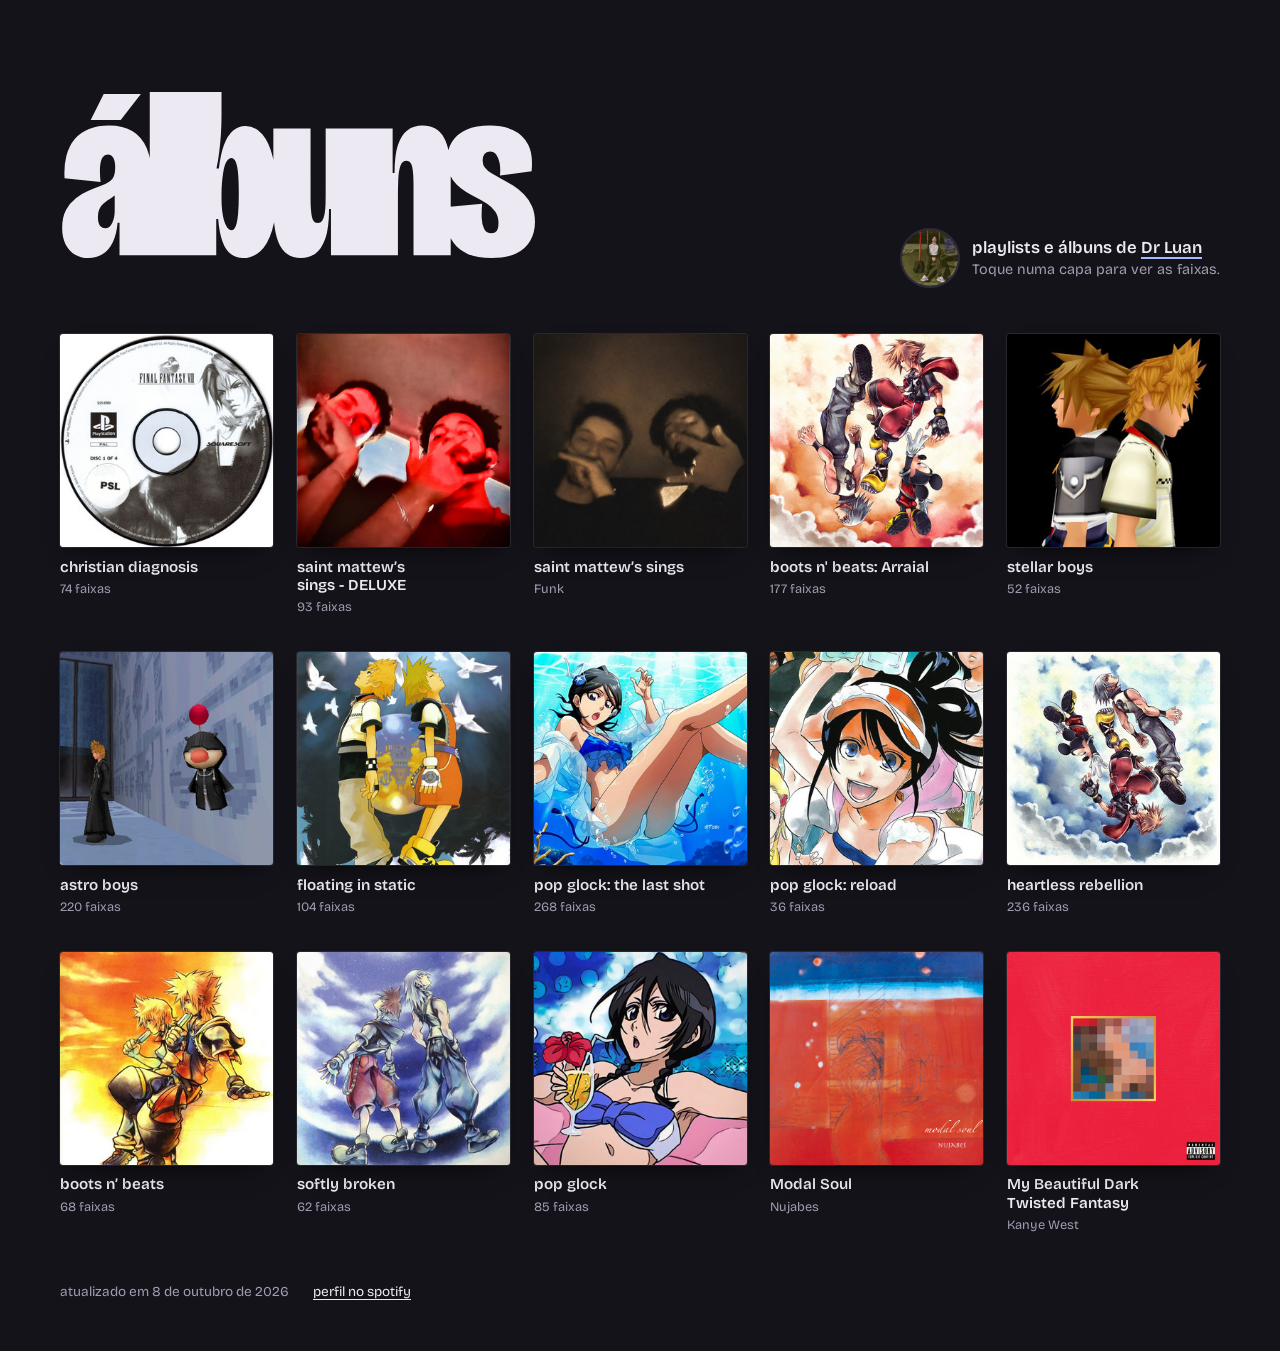
<file: docs/index.html>
<!doctype html>
<html lang="pt-BR">
<head>
  <meta charset="utf-8">
  <meta name="viewport" content="width=device-width, initial-scale=1, viewport-fit=cover">
  <title>álbuns</title>
  <meta name="description" content="Minhas playlists do Spotify, tratadas como álbuns.">
  <meta name="theme-color" content="#14131a">
  <meta property="og:title" content="álbuns">
  <meta property="og:description" content="Minhas playlists do Spotify, tratadas como álbuns.">
  <meta property="og:type" content="website">
  <link rel="preconnect" href="https://fonts.googleapis.com">
  <link rel="preconnect" href="https://fonts.gstatic.com" crossorigin>
  <link href="https://fonts.googleapis.com/css2?family=Bricolage+Grotesque:opsz,wdth,wght@12..96,75..100,200..800&display=swap" rel="stylesheet">
  <link rel="icon" href="favicon.svg" type="image/svg+xml">
  <link rel="icon" href="favicon-32.png" type="image/png" sizes="32x32">
  <link rel="apple-touch-icon" href="apple-touch-icon.png">
  <link rel="stylesheet" href="style.css">
</head>
<body>
  <div id="wall">
    <p id="sample-note" class="sample-note" hidden>Estes são dados de exemplo. Rode <code>python fetch_playlists.py</code> para trocar pelas suas playlists.</p>
    <header class="wall-head">
      <h1 id="site-title"><svg class="wordmark" viewBox="0 0 1942 800" role="img" aria-label="álbuns" focusable="false"><path fill="currentColor" d="M118 742Q86 742 61.5 727Q37 712 23 684Q9 656 9 617Q9 572 25 542Q41 512 66 492.5Q91 473 118.5 461.5Q146 450 168 442Q193 433 206.5 423Q220 413 225 399.5Q230 386 230 366Q230 338 222 324Q214 310 199 310Q185 310 177 322.5Q169 335 167 360.5Q165 386 169 425L19 409Q16 356 27 315Q38 274 61.5 246Q85 218 121 204Q157 190 205 190Q263 190 302.5 213.5Q342 237 362 285.5Q382 334 382 411V538Q382 570 382 602Q382 634 382 666Q382 698 382 730H248Q248 696 248 662.5Q248 629 248 595H240Q236 643 220 676Q204 709 178 725.5Q152 742 118 742ZM188 618Q198 618 205.5 612Q213 606 218 595Q223 584 225.5 571Q228 558 228 545V474L249 458Q241 470 231 478.5Q221 487 210.5 493.5Q200 500 190.5 507Q181 514 174 522Q167 530 162.5 542Q158 554 158 571Q158 598 167.5 608Q177 618 188 618ZM253 167H128L182 58H337L253 167ZM374 730V50H526V730H374ZM763 742Q734 742 712 725.5Q690 709 677 673Q664 637 659 579H651V730H519V481V50H673V149Q673 189 670.5 226.5Q668 264 663.5 299.5Q659 335 652 369H662Q669 309 683.5 270Q698 231 720.5 211.5Q743 192 773 192Q814 192 843 226.5Q872 261 887 323Q902 385 902 470Q902 567 883.5 627Q865 687 833.5 714.5Q802 742 763 742ZM714 626Q726 626 732.5 608.5Q739 591 742 557.5Q745 524 745 477Q745 423 742 389.5Q739 356 732 340.5Q725 325 714 325Q706 325 699.5 332Q693 339 688 352.5Q683 366 680 385Q677 404 675 427Q673 450 673 476V497Q673 521 675.5 544Q678 567 683.5 585.5Q689 604 696.5 615Q704 626 714 626ZM1004 742Q944 742 916.5 690Q889 638 889 526V202H1044V492Q1044 547 1050 571.5Q1056 596 1074 596Q1086 596 1092.5 586Q1099 576 1102.5 558Q1106 540 1106.5 513.5Q1107 487 1107 454V202H1261V487V730H1129V537H1121Q1121 616 1105.5 660.5Q1090 705 1063.5 723.5Q1037 742 1004 742ZM1254 730V407V202H1386V387H1394Q1394 314 1408 271Q1422 228 1448 209Q1474 190 1510 190Q1572 190 1600 240.5Q1628 291 1628 400V730H1473V442Q1473 386 1467.5 361Q1462 336 1444 336Q1426 336 1418.5 357Q1411 378 1409.5 412Q1408 446 1408 486V730H1254ZM1798 742Q1738 742 1698.5 724.5Q1659 707 1638.5 676.5Q1618 646 1614.5 608Q1611 570 1624 528L1759 516Q1756 546 1757 574.5Q1758 603 1767.5 621Q1777 639 1798 639Q1812 639 1819.5 629Q1827 619 1827 597Q1827 568 1814 549Q1801 530 1779.5 516Q1758 502 1732 489Q1712 478 1691 465.5Q1670 453 1652.5 435.5Q1635 418 1624 393.5Q1613 369 1613 335Q1613 290 1633.5 257.5Q1654 225 1693.5 207.5Q1733 190 1791 190Q1847 190 1888.5 209Q1930 228 1951 269.5Q1972 311 1965 380L1833 398Q1836 369 1832 346.5Q1828 324 1818 311Q1808 298 1791 298Q1776 298 1768.5 308.5Q1761 319 1761 335Q1761 353 1771 366Q1781 379 1798 389Q1815 399 1836 410Q1861 423 1886.5 439Q1912 455 1933 476.5Q1954 498 1966.5 526.5Q1979 555 1979 593Q1979 634 1960.5 668Q1942 702 1902.5 722Q1863 742 1798 742Z"/></svg></h1>
      <div id="owner" class="owner" hidden></div>
    </header>
    <main>
      <ul id="gallery" class="gallery"></ul>
      <p id="status" class="status" role="status">Carregando os álbuns…</p>
    </main>
    <footer id="foot" class="foot"></footer>
  </div>

  <section id="sheet" class="sheet" role="dialog" aria-modal="true" aria-labelledby="sheet-title" hidden>
    <div class="sheet-inner">
      <div class="sheet-bar">
        <button id="back" class="back" type="button">
          <svg width="18" height="18" viewBox="0 0 24 24" fill="none" stroke="currentColor" stroke-width="2.4" stroke-linecap="round" stroke-linejoin="round" aria-hidden="true"><path d="M15 5l-7 7 7 7"/></svg>
          voltar
        </button>
        <span class="mark-wrap"><svg class="mark" viewBox="9 58 373 684" role="img" aria-label="álbuns" focusable="false"><path fill="currentColor" d="M118 742Q86 742 61.5 727Q37 712 23 684Q9 656 9 617Q9 572 25 542Q41 512 66 492.5Q91 473 118.5 461.5Q146 450 168 442Q193 433 206.5 423Q220 413 225 399.5Q230 386 230 366Q230 338 222 324Q214 310 199 310Q185 310 177 322.5Q169 335 167 360.5Q165 386 169 425L19 409Q16 356 27 315Q38 274 61.5 246Q85 218 121 204Q157 190 205 190Q263 190 302.5 213.5Q342 237 362 285.5Q382 334 382 411V538Q382 570 382 602Q382 634 382 666Q382 698 382 730H248Q248 696 248 662.5Q248 629 248 595H240Q236 643 220 676Q204 709 178 725.5Q152 742 118 742ZM188 618Q198 618 205.5 612Q213 606 218 595Q223 584 225.5 571Q228 558 228 545V474L249 458Q241 470 231 478.5Q221 487 210.5 493.5Q200 500 190.5 507Q181 514 174 522Q167 530 162.5 542Q158 554 158 571Q158 598 167.5 608Q177 618 188 618ZM253 167H128L182 58H337L253 167Z"/></svg></span>
      </div>
      <div id="sheet-body"></div>
    </div>
  </section>

  <noscript><p class="status">Este site precisa de JavaScript para mostrar os álbuns.</p></noscript>
  <script src="app.js" defer></script>
</body>
</html>
</file>
<file: docs/style.css>
:root {
  --wall: #14131a;
  --raised: #1c1b25;
  --ink: #ece9f2;
  --muted: #a09cb0;
  --line: #2d2b3a;
  --accent: #a3bcff;
  --on-accent: #10142a;
  --pad: clamp(1rem, 4vw, 2.5rem);
  --max: 1240px;
  color-scheme: dark;
}

*, *::before, *::after { box-sizing: border-box; }

html { -webkit-text-size-adjust: 100%; }

body {
  margin: 0;
  background: var(--wall);
  color: var(--ink);
  font-family: "Bricolage Grotesque", system-ui, -apple-system, "Segoe UI", Roboto, sans-serif;
  font-optical-sizing: auto;
  font-size: 1rem;
  line-height: 1.5;
}
body.sheet-open { overflow: hidden; }

code { font-size: .9em; background: var(--line); padding: .1em .35em; border-radius: 3px; }

:focus-visible { outline: 2px solid var(--accent); outline-offset: 3px; }

/* ---------------------------------------------------------------- topo -- */
.sample-note {
  margin: 0;
  padding: .6rem var(--pad);
  background: var(--raised);
  border-bottom: 1px solid var(--line);
  color: var(--muted);
  font-size: .85rem;
}

.wall-head {
  max-width: var(--max);
  margin: 0 auto;
  padding: clamp(2.5rem, 8vw, 5rem) var(--pad) 0;
  display: flex;
  flex-wrap: wrap;
  align-items: flex-end;
  justify-content: space-between;
  gap: 1rem 2rem;
}

.wall-head h1 {
  margin: 0;
  --fs: clamp(5rem, 25vw, 15rem);
  font-size: var(--fs);
  font-weight: 800;
  font-stretch: 75%;
  line-height: .8;
  letter-spacing: -.045em;
  padding-bottom: .06em; /* o til do "á" não pode ser cortado */
}

.wordmark { display: block; height: calc(var(--fs) * .8); width: calc(var(--fs) * 1.9420); overflow: visible; }

/* Quem é o dono do site: foto (com link para o perfil) + texto. */
.owner {
  display: flex;
  align-items: center;
  gap: .9rem;
  max-width: 28rem;
}
.owner[hidden] { display: none; }

.avatar {
  flex: none;
  display: grid;
  place-items: center;
  width: 3.5rem;
  height: 3.5rem;
  border-radius: 50%;
  overflow: hidden;
  background: var(--raised);
  box-shadow: 0 0 0 2px var(--line);
  color: var(--muted);
  font-size: 1.5rem;
  font-weight: 800;
  line-height: 1;
  text-decoration: none;
}
.avatar-img { display: block; width: 100%; height: 100%; object-fit: cover; }
a.avatar:hover { box-shadow: 0 0 0 2px var(--accent); }

.owner-text { margin: 0; line-height: 1.3; }
.owner-line { display: block; font-size: 1.05rem; font-weight: 600; }
.owner-line a {
  color: inherit;
  text-decoration-color: var(--accent);
  text-decoration-thickness: 1.5px;
  text-underline-offset: .25em;
}
.owner-line a:hover { color: var(--accent); }
.owner-hint { display: block; margin-top: .15rem; color: var(--muted); font-size: .9rem; }

/* ------------------------------------------------------------- galeria -- */
.gallery {
  list-style: none;
  margin: 0 auto;
  padding: 2rem var(--pad) 3rem;
  max-width: var(--max);
  display: grid;
  grid-template-columns: repeat(auto-fill, minmax(8.5rem, 1fr));
  gap: 1.75rem 1rem;
}
@media (min-width: 720px) {
  .gallery {
    grid-template-columns: repeat(auto-fill, minmax(12rem, 1fr));
    gap: 2.25rem 1.5rem;
    padding-top: 3rem;
  }
}

.card {
  display: block;
  width: 100%;
  padding: 0;
  border: 0;
  background: none;
  color: inherit;
  font: inherit;
  text-align: left;
  cursor: pointer;
}
.card:focus-visible { outline-offset: 5px; border-radius: 4px; }

.cover {
  display: block;
  width: 100%;
  height: auto; /* sem isso o atributo height da <img> estica a capa */
  aspect-ratio: 1;
  object-fit: cover;
  border-radius: 3px;
  background: var(--raised);
  box-shadow: 0 0 0 1px rgba(255, 255, 255, .09), 0 12px 24px -14px rgba(0, 0, 0, .9);
}
.cover-empty {
  display: grid;
  place-items: center;
  font-size: 3rem;
  font-weight: 800;
  color: var(--muted);
}

/* Vitrine: .frame fica parado (serve de medida), .lift é o que sobe e inclina. */
.frame {
  display: block;
  position: relative;
  perspective: 700px;
}
.lift {
  display: block;
  position: relative;
  border-radius: 3px;
  box-shadow: 0 0 0 1px rgba(255, 255, 255, .09), 0 12px 24px -14px rgba(0, 0, 0, .9);
}
.lift .cover { box-shadow: none; }

.glare {
  position: absolute;
  inset: 0;
  border-radius: inherit;
  pointer-events: none;
  opacity: 0;
  background:
    radial-gradient(circle at var(--mx, 30%) var(--my, 20%), rgba(255, 255, 255, .36), rgba(255, 255, 255, 0) 58%),
    linear-gradient(115deg, rgba(255, 255, 255, 0) 38%, rgba(255, 255, 255, .12) 50%, rgba(255, 255, 255, 0) 62%);
}

@media (hover: hover) and (pointer: fine) and (prefers-reduced-motion: no-preference) {
  /* Só transform e opacity animam (rodam na placa de vídeo). Animar a sombra desfocada
     deixava o Firefox travado, então a sombra grande é uma camada que só aparece. */
  .lift { transition: transform .22s ease-out; will-change: transform; }
  .lift::before {
    content: "";
    position: absolute;
    inset: 0;
    z-index: -1;
    border-radius: inherit;
    box-shadow: 0 28px 30px -16px rgba(0, 0, 0, .95);
    opacity: 0;
    transition: opacity .22s ease-out;
    pointer-events: none;
  }
  .card:hover .lift::before,
  .card:focus-visible .lift::before { opacity: 1; }
  .glare { transition: opacity .22s ease-out; }
  .gallery li:hover { z-index: 2; position: relative; }
  a.avatar { transition: box-shadow .2s ease-out, transform .2s ease-out; }
  a.avatar:hover { transform: translateY(-2px) scale(1.05); }
  .card:hover .lift,
  .card:focus-visible .lift {
    transform: translateY(-8px) scale(1.04) rotateX(var(--rx, 0deg)) rotateY(var(--ry, 0deg));
  }
  .card:hover .glare,
  .card:focus-visible .glare { opacity: 1; }
}

.card .t {
  display: block;
  margin-top: .65rem;
  font-weight: 600;
  font-size: .95rem;
  line-height: 1.2;
  text-wrap: balance;
  overflow-wrap: anywhere;
}
.card .s {
  display: block;
  margin-top: .2rem;
  color: var(--muted);
  font-size: .8rem;
}
.card:hover .t { color: var(--accent); }

.status {
  max-width: var(--max);
  margin: 0 auto;
  padding: 0 var(--pad) 3rem;
  color: var(--muted);
}
.status:empty { display: none; }

.foot {
  max-width: var(--max);
  margin: 0 auto;
  padding: 0 var(--pad) 3rem;
  display: flex;
  flex-wrap: wrap;
  gap: .25rem 1.5rem;
  color: var(--muted);
  font-size: .85rem;
}
.foot a { color: var(--ink); text-underline-offset: .25em; }

/* ------------------------------------------------------------- detalhe -- */
.sheet {
  position: fixed;
  inset: 0;
  z-index: 10;
  background: var(--raised);
  overflow-y: auto;
  overscroll-behavior: contain;
}
.sheet[hidden] { display: none; }

.sheet-inner {
  max-width: 1040px;
  margin: 0 auto;
  padding: .75rem var(--pad) 4rem;
}

.back {
  display: inline-flex;
  align-items: center;
  gap: .35rem;
  margin: 0 0 1.25rem -.4rem;
  padding: .5rem .6rem .5rem .4rem;
  background: none;
  border: 0;
  border-radius: 6px;
  color: var(--ink);
  font: inherit;
  font-weight: 600;
  cursor: pointer;
}
.back:hover { color: var(--accent); }

.sheet-grid { display: grid; gap: 1.75rem; }
@media (min-width: 860px) {
  .sheet-grid {
    grid-template-columns: minmax(300px, 420px) minmax(0, 1fr);
    gap: 3.5rem;
    align-items: start;
  }
  .sheet-cover-wrap { position: sticky; top: 1rem; }
}

.sheet-cover { max-width: 460px; }

.sheet-title {
  margin: 0;
  font-size: clamp(2.4rem, 7vw, 4.25rem);
  font-weight: 780;
  font-stretch: 80%;
  line-height: .95;
  letter-spacing: -.035em;
  text-wrap: balance;
  overflow-wrap: anywhere;
}
.sheet-by { margin: .7rem 0 0; color: var(--muted); font-size: 1.05rem; }
.sheet-genre { margin: .8rem 0 0; color: var(--accent); font-weight: 600; }

.facts {
  display: grid;
  grid-template-columns: repeat(2, minmax(0, 1fr));
  gap: 1.1rem 1.5rem;
  margin: 1.75rem 0 0;
  padding: 1.25rem 0 0;
  border-top: 1px solid var(--line);
}
.facts dt { color: var(--muted); font-size: .8rem; }
.facts dd { margin: .1rem 0 0; font-weight: 600; font-size: 1.05rem; line-height: 1.3; }

.note { margin: 1.5rem 0 0; max-width: 52ch; color: rgba(236, 233, 242, .85); }

.cta {
  display: inline-block;
  margin-top: 1.75rem;
  padding: .85rem 1.4rem;
  background: var(--accent);
  color: var(--on-accent);
  border-radius: 6px;
  font-weight: 700;
  text-decoration: none;
}
.cta:hover { background: #bccdff; }
.cta:focus-visible { outline-color: var(--ink); }

.tracks-h { margin: 2.5rem 0 0; color: var(--muted); font-size: .95rem; font-weight: 600; }

.tracks { list-style: none; margin: .6rem 0 0; padding: 0; }
.track {
  display: grid;
  grid-template-columns: 1.75rem 2.5rem minmax(0, 1fr) auto;
  gap: .75rem;
  align-items: center;
  padding: .55rem 0;
  border-top: 1px solid var(--line);
}
.track.no-thumb { grid-template-columns: 1.75rem minmax(0, 1fr) auto; }
.track .n { color: var(--muted); text-align: right; font-variant-numeric: tabular-nums; font-size: .9rem; }
.track .thumb { width: 2.5rem; height: 2.5rem; border-radius: 2px; object-fit: cover; background: var(--wall); }
.track .tt, .track .ta { display: block; overflow: hidden; text-overflow: ellipsis; white-space: nowrap; }
.track .tt { font-weight: 600; }
.track .ta { color: var(--muted); font-size: .85rem; }
.track .d { color: var(--muted); font-size: .9rem; font-variant-numeric: tabular-nums; }

.more {
  margin-top: 1rem;
  padding: .6rem 1rem;
  background: none;
  border: 1px solid var(--line);
  border-radius: 6px;
  color: var(--ink);
  font: inherit;
  font-weight: 600;
  cursor: pointer;
}
.more:hover { border-color: var(--accent); }
.hint { margin: 1rem 0 0; color: var(--muted); font-size: .85rem; }

/* ---------------------------------------- abrir/fechar: a capa viaja ---- */
::view-transition-old(cover),
::view-transition-new(cover) {
  animation: none;
  mix-blend-mode: normal;
  height: 100%;
  width: 100%;
  object-fit: cover;
}
@media (prefers-reduced-motion: no-preference) {
  ::view-transition-group(cover) {
    animation-duration: .5s;
    animation-timing-function: cubic-bezier(.2, .75, .15, 1);
  }
  ::view-transition-old(root),
  ::view-transition-new(root) { animation-duration: .25s; }
}
@media (prefers-reduced-motion: reduce) {
  ::view-transition-group(*),
  ::view-transition-old(*),
  ::view-transition-new(*) { animation: none !important; }
}

/* ------------------------------------------------- servidor: edição/links -- */
.collab { color: var(--accent); text-underline-offset: .2em; }
.collab:hover { color: var(--ink); }

.actions { display: flex; flex-wrap: wrap; align-items: center; gap: .75rem; margin-top: 1.75rem; }
.actions .cta { margin-top: 0; }
.actions .more { margin-top: 0; padding: .8rem 1.2rem; }

.badge {
  display: inline-block;
  margin: .8rem 0 0;
  padding: .2rem .6rem;
  border: 1px solid var(--line);
  border-radius: 99px;
  color: var(--muted);
  font-size: .8rem;
}
.card.is-hidden .lift { opacity: .45; }

.editor { margin: 1.25rem 0 0; display: grid; gap: 1rem; max-width: 34rem; }
.field { display: grid; gap: .3rem; }
.field-l { color: var(--muted); font-size: .8rem; }
.field-h { color: var(--muted); font-size: .8rem; }
.editor input[type="text"] {
  width: 100%;
  padding: .65rem .75rem;
  background: var(--wall);
  border: 1px solid var(--line);
  border-radius: 6px;
  color: var(--ink);
  font: inherit;
}
.editor input[type="text"]:focus-visible { outline: 2px solid var(--accent); outline-offset: 1px; border-color: transparent; }
.check { display: flex; align-items: center; gap: .5rem; color: var(--ink); }
.check input { width: 1.1rem; height: 1.1rem; accent-color: var(--accent); }
.editor-actions { display: flex; gap: .75rem; align-items: center; }
.editor-actions .cta { margin-top: 0; border: 0; cursor: pointer; font: inherit; font-weight: 700; }
.editor-actions .cta:disabled { opacity: .6; cursor: wait; }
.editor-actions .more { margin-top: 0; padding: .8rem 1.2rem; }
.form-error { margin: 0; color: #ff9d9d; min-height: 0; }
.form-error:empty { display: none; }

.link-btn { padding: 0; background: none; border: 0; color: var(--ink); font: inherit; text-decoration: underline; text-underline-offset: .25em; cursor: pointer; }
.link-btn:disabled { color: var(--muted); cursor: default; }

/* ------------------------------------------------ logo secundária (o "á") -- */
.sheet-bar { display: flex; align-items: center; justify-content: space-between; margin: 0 0 1.25rem; }
.sheet-bar .back { margin-bottom: 0; }
.mark-wrap { display: block; color: var(--ink); opacity: .85; }
.mark { display: block; height: 1.9rem; width: auto; }
</file>
